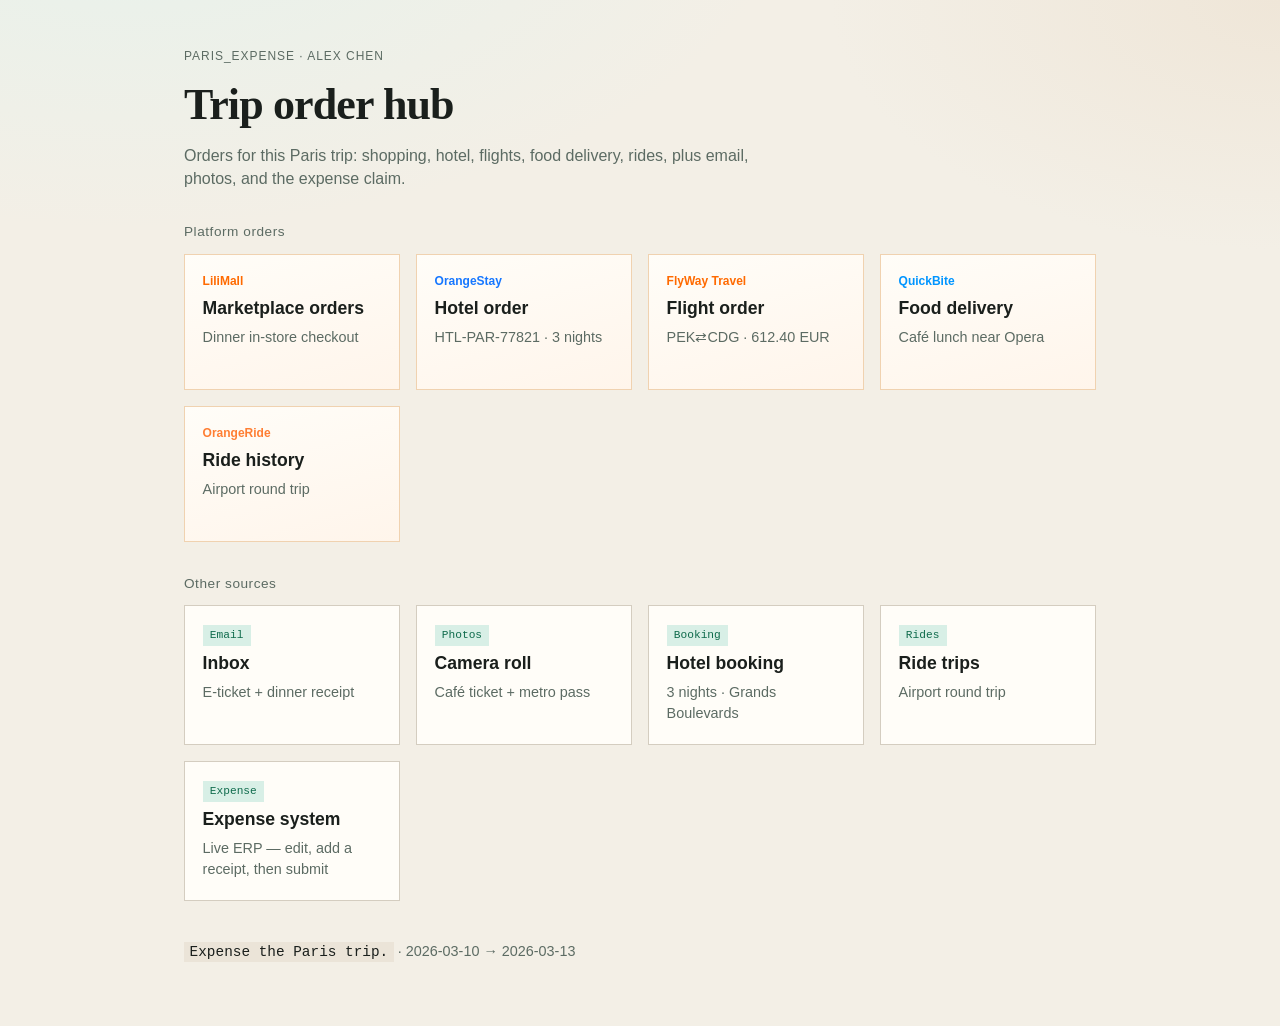
<file: examples/paris_expense_demo/web_mocks/index.html>
<!DOCTYPE html>
<html lang="en">
<head>
  <meta charset="utf-8" />
  <meta name="viewport" content="width=device-width, initial-scale=1" />
  <title>Trip order hub — Paris</title>
  <link rel="stylesheet" href="shared.css" />
  <link rel="stylesheet" href="platforms.css" />
</head>
<body class="hub">
  <header class="hub-header">
    <p class="eyebrow">paris_expense · Alex Chen</p>
    <h1>Trip order hub</h1>
    <p class="lede">
      Orders for this Paris trip: shopping, hotel, flights, food delivery, rides,
      plus email, photos, and the expense claim.
    </p>
  </header>

  <p class="hub-section">Platform orders</p>
  <nav class="hub-grid">
    <a class="hub-card rich" href="mall.html">
      <span class="brand-fake">LiliMall</span>
      <strong>Marketplace orders</strong>
      <span>Dinner in-store checkout</span>
    </a>
    <a class="hub-card rich" href="hotel.html">
      <span class="brand-fake" style="color:#1677ff">OrangeStay</span>
      <strong>Hotel order</strong>
      <span>HTL-PAR-77821 · 3 nights</span>
    </a>
    <a class="hub-card rich" href="travel.html">
      <span class="brand-fake">FlyWay Travel</span>
      <strong>Flight order</strong>
      <span>PEK⇄CDG · 612.40 EUR</span>
    </a>
    <a class="hub-card rich" href="food.html">
      <span class="brand-fake" style="color:#0095ff">QuickBite</span>
      <strong>Food delivery</strong>
      <span>Café lunch near Opera</span>
    </a>
    <a class="hub-card rich" href="ride_app.html">
      <span class="brand-fake" style="color:#ff7e33">OrangeRide</span>
      <strong>Ride history</strong>
      <span>Airport round trip</span>
    </a>
  </nav>

  <p class="hub-section">Other sources</p>
  <nav class="hub-grid">
    <a class="hub-card" href="email.html">
      <span class="app-tag">Email</span>
      <strong>Inbox</strong>
      <span>E-ticket + dinner receipt</span>
    </a>
    <a class="hub-card" href="photos.html">
      <span class="app-tag">Photos</span>
      <strong>Camera roll</strong>
      <span>Café ticket + metro pass</span>
    </a>
    <a class="hub-card" href="booking.html">
      <span class="app-tag">Booking</span>
      <strong>Hotel booking</strong>
      <span>3 nights · Grands Boulevards</span>
    </a>
    <a class="hub-card" href="rides.html">
      <span class="app-tag">Rides</span>
      <strong>Ride trips</strong>
      <span>Airport round trip</span>
    </a>
    <a class="hub-card" href="expense.html">
      <span class="app-tag">Expense</span>
      <strong>Expense system</strong>
      <span>Live ERP — edit, add a receipt, then submit</span>
    </a>
  </nav>

  <footer class="hub-foot">
    <code>Expense the Paris trip.</code>
    · 2026-03-10 → 2026-03-13
  </footer>
</body>
</html>
</file>
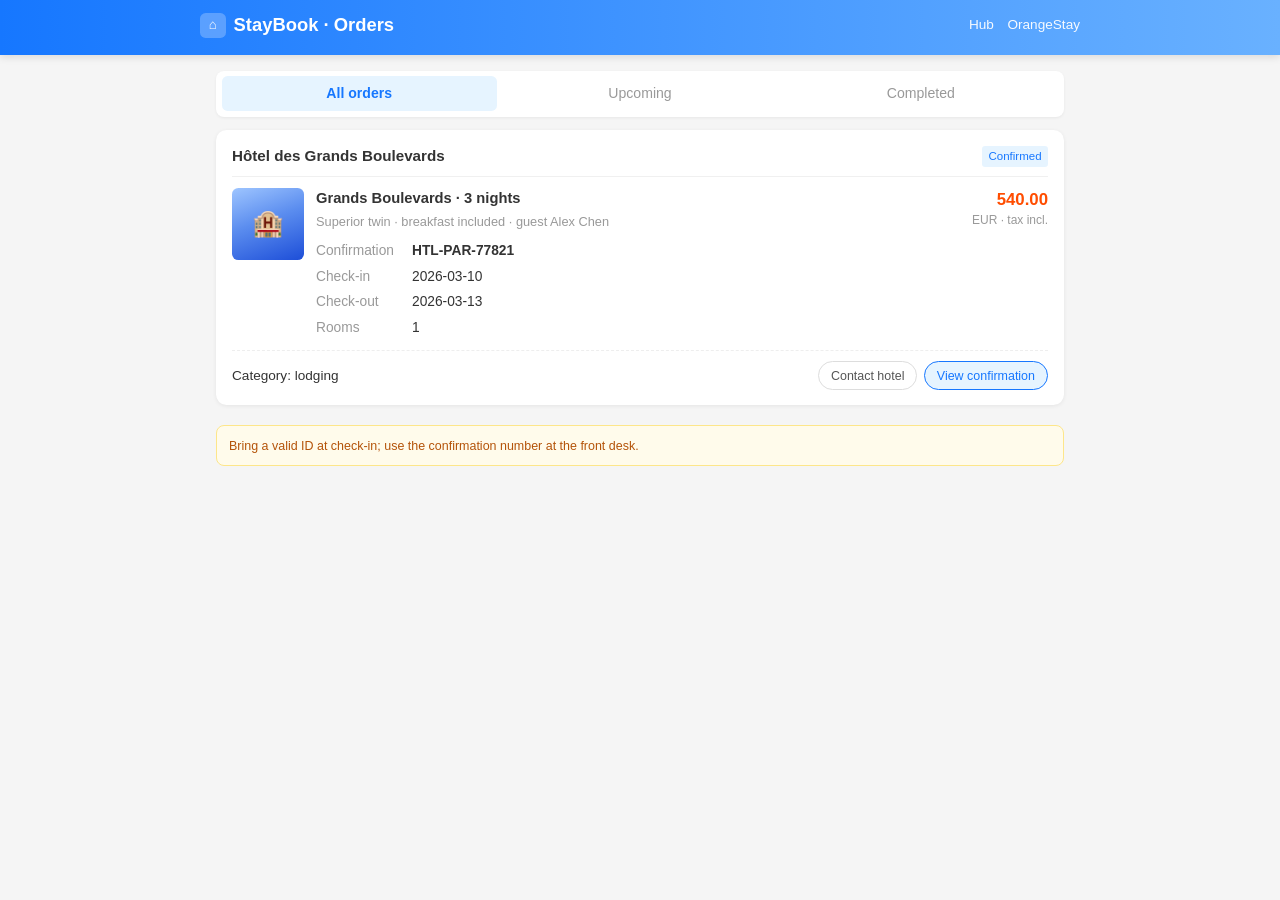
<file: examples/paris_expense_demo/web_mocks/booking.html>
<!DOCTYPE html>
<html lang="en">
<head>
  <meta charset="utf-8" />
  <meta name="viewport" content="width=device-width, initial-scale=1" />
  <title>Booking — hotel order</title>
  <link rel="stylesheet" href="shared.css" />
  <link rel="stylesheet" href="platforms.css" />
</head>
<body class="plat hotel-skin">
  <header class="plat-top hotel">
    <div class="plat-top-row">
      <div class="plat-logo"><span class="mark">⌂</span> StayBook · Orders</div>
      <nav class="plat-nav">
        <a href="index.html">Hub</a>
        <a href="hotel.html">OrangeStay</a>
      </nav>
    </div>
  </header>
  <main class="plat-wrap">
    <div class="plat-tabs"><span class="on">All orders</span><span>Upcoming</span><span>Completed</span></div>
    <article class="order-card">
      <div class="shop"><strong>Hôtel des Grands Boulevards</strong><span class="badge blue">Confirmed</span></div>
      <div class="goods">
        <div class="thumb hotel" data-emoji="🏨"></div>
        <div>
          <p class="title">Grands Boulevards · 3 nights</p>
          <p class="sub">Superior twin · breakfast included · guest Alex Chen</p>
          <div class="kv">
            <span>Confirmation</span><span><b>HTL-PAR-77821</b></span>
            <span>Check-in</span><span>2026-03-10</span>
            <span>Check-out</span><span>2026-03-13</span>
            <span>Rooms</span><span>1</span>
          </div>
        </div>
        <div class="price"><div class="now">540.00</div><div class="unit">EUR · tax incl.</div></div>
      </div>
      <div class="order-foot">
        <span>Category: lodging</span>
        <div class="actions"><span class="btn">Contact hotel</span><span class="btn primary-blue">View confirmation</span></div>
      </div>
    </article>
    <p class="plat-note">Bring a valid ID at check-in; use the confirmation number at the front desk.</p>
  </main>
</body>
</html>
</file>
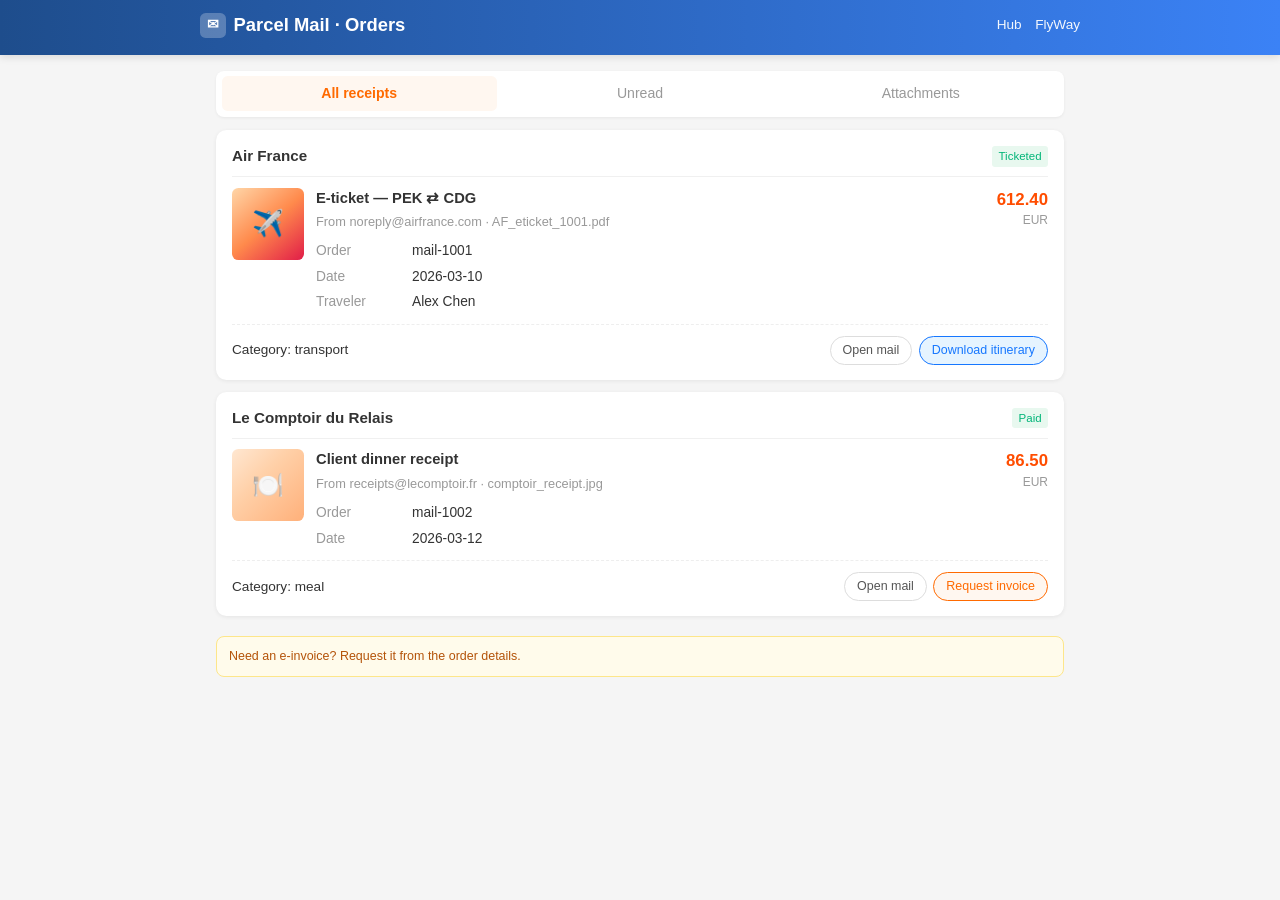
<file: examples/paris_expense_demo/web_mocks/email.html>
<!DOCTYPE html>
<html lang="en">
<head>
  <meta charset="utf-8" />
  <meta name="viewport" content="width=device-width, initial-scale=1" />
  <title>Email — receipt orders</title>
  <link rel="stylesheet" href="shared.css" />
  <link rel="stylesheet" href="platforms.css" />
</head>
<body class="plat">
  <header class="plat-top" style="background:linear-gradient(90deg,#1e4d8c,#3b82f6)">
    <div class="plat-top-row">
      <div class="plat-logo"><span class="mark">✉</span> Parcel Mail · Orders</div>
      <nav class="plat-nav">
        <a href="index.html">Hub</a>
        <a href="travel.html">FlyWay</a>
      </nav>
    </div>
  </header>
  <main class="plat-wrap">
    <div class="plat-tabs">
      <span class="on">All receipts</span>
      <span>Unread</span>
      <span>Attachments</span>
    </div>
    <article class="order-card">
      <div class="shop"><strong>Air France</strong><span class="badge ok">Ticketed</span></div>
      <div class="goods">
        <div class="thumb flight" data-emoji="✈️"></div>
        <div>
          <p class="title">E-ticket — PEK ⇄ CDG</p>
          <p class="sub">From noreply@airfrance.com · AF_eticket_1001.pdf</p>
          <div class="kv">
            <span>Order</span><span>mail-1001</span>
            <span>Date</span><span>2026-03-10</span>
            <span>Traveler</span><span>Alex Chen</span>
          </div>
        </div>
        <div class="price"><div class="now">612.40</div><div class="unit">EUR</div></div>
      </div>
      <div class="order-foot">
        <span>Category: transport</span>
        <div class="actions"><span class="btn">Open mail</span><span class="btn primary-blue">Download itinerary</span></div>
      </div>
    </article>
    <article class="order-card">
      <div class="shop"><strong>Le Comptoir du Relais</strong><span class="badge ok">Paid</span></div>
      <div class="goods">
        <div class="thumb" data-emoji="🍽️"></div>
        <div>
          <p class="title">Client dinner receipt</p>
          <p class="sub">From receipts@lecomptoir.fr · comptoir_receipt.jpg</p>
          <div class="kv">
            <span>Order</span><span>mail-1002</span>
            <span>Date</span><span>2026-03-12</span>
          </div>
        </div>
        <div class="price"><div class="now">86.50</div><div class="unit">EUR</div></div>
      </div>
      <div class="order-foot">
        <span>Category: meal</span>
        <div class="actions"><span class="btn">Open mail</span><span class="btn primary">Request invoice</span></div>
      </div>
    </article>
    <p class="plat-note">Need an e-invoice? Request it from the order details.</p>
  </main>
</body>
</html>
</file>
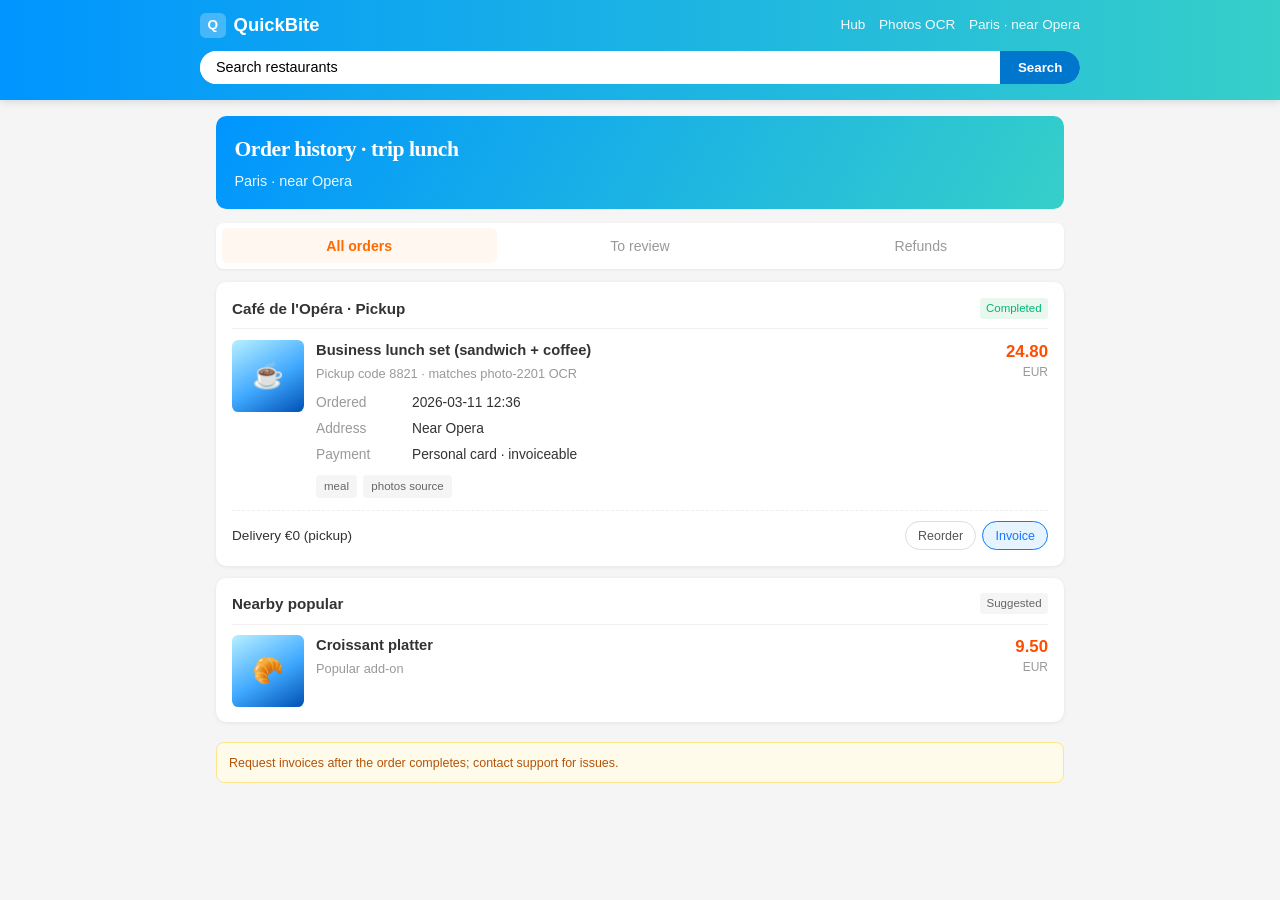
<file: examples/paris_expense_demo/web_mocks/food.html>
<!DOCTYPE html>
<html lang="en">
<head>
  <meta charset="utf-8" />
  <meta name="viewport" content="width=device-width, initial-scale=1" />
  <title>QuickBite — Food orders</title>
  <link rel="stylesheet" href="shared.css" />
  <link rel="stylesheet" href="platforms.css" />
</head>
<body class="plat">
  <header class="plat-top food">
    <div class="plat-top-row">
      <div class="plat-logo"><span class="mark">Q</span> QuickBite</div>
      <nav class="plat-nav"><a href="index.html">Hub</a><a href="photos.html">Photos OCR</a><span>Paris · near Opera</span></nav>
    </div>
    <div class="plat-search"><input value="Search restaurants" readonly /><button type="button">Search</button></div>
  </header>
  <main class="plat-wrap">
    <div class="hero-banner" style="background:linear-gradient(120deg,#0095ff,#36cfc9)">
      <h1>Order history · trip lunch</h1>
      <p>Paris · near Opera</p>
    </div>
    <div class="plat-tabs"><span class="on">All orders</span><span>To review</span><span>Refunds</span></div>
    <article class="order-card">
      <div class="shop"><strong>Café de l'Opéra · Pickup</strong><span class="badge ok">Completed</span></div>
      <div class="goods">
        <div class="thumb food" data-emoji="☕"></div>
        <div>
          <p class="title">Business lunch set (sandwich + coffee)</p>
          <p class="sub">Pickup code 8821 · matches photo-2201 OCR</p>
          <div class="kv">
            <span>Ordered</span><span>2026-03-11 12:36</span>
            <span>Address</span><span>Near Opera</span>
            <span>Payment</span><span>Personal card · invoiceable</span>
          </div>
          <div class="chip-row"><span class="chip">meal</span><span class="chip">photos source</span></div>
        </div>
        <div class="price"><div class="now">24.80</div><div class="unit">EUR</div></div>
      </div>
      <div class="order-foot">
        <span>Delivery €0 (pickup)</span>
        <div class="actions"><span class="btn">Reorder</span><span class="btn primary-blue">Invoice</span></div>
      </div>
    </article>
    <article class="order-card">
      <div class="shop"><strong>Nearby popular</strong><span class="badge gray">Suggested</span></div>
      <div class="goods">
        <div class="thumb food" data-emoji="🥐"></div>
        <div>
          <p class="title">Croissant platter</p>
          <p class="sub">Popular add-on</p>
        </div>
        <div class="price"><div class="now">9.50</div><div class="unit">EUR</div></div>
      </div>
    </article>
    <p class="plat-note">Request invoices after the order completes; contact support for issues.</p>
  </main>
</body>
</html>
</file>
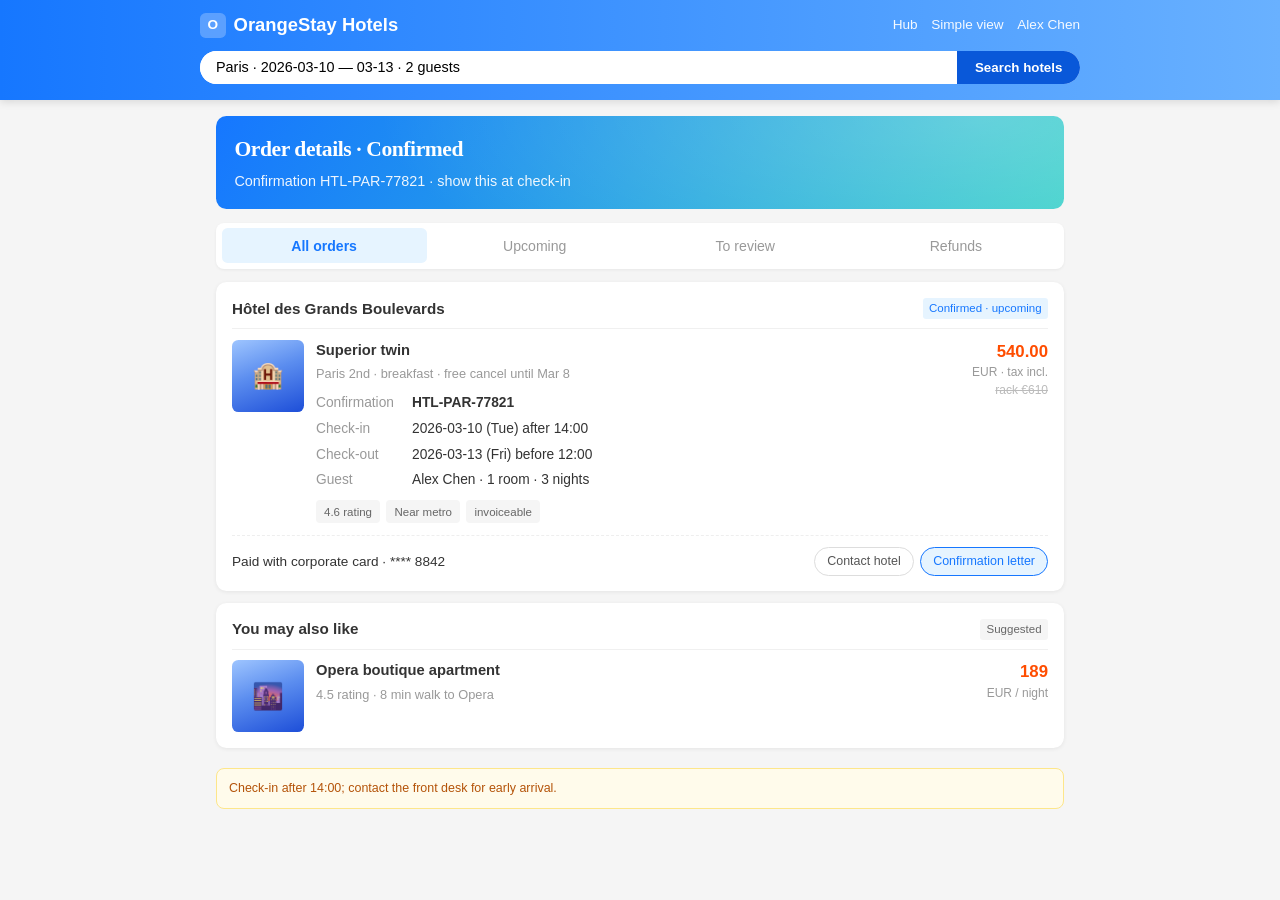
<file: examples/paris_expense_demo/web_mocks/hotel.html>
<!DOCTYPE html>
<html lang="en">
<head>
  <meta charset="utf-8" />
  <meta name="viewport" content="width=device-width, initial-scale=1" />
  <title>OrangeStay — Hotel order</title>
  <link rel="stylesheet" href="shared.css" />
  <link rel="stylesheet" href="platforms.css" />
</head>
<body class="plat hotel-skin">
  <header class="plat-top hotel">
    <div class="plat-top-row">
      <div class="plat-logo"><span class="mark">O</span> OrangeStay Hotels</div>
      <nav class="plat-nav"><a href="index.html">Hub</a><a href="booking.html">Simple view</a><span>Alex Chen</span></nav>
    </div>
    <div class="plat-search"><input value="Paris · 2026-03-10 — 03-13 · 2 guests" readonly /><button type="button">Search hotels</button></div>
  </header>
  <main class="plat-wrap">
    <div class="hero-banner hotel">
      <h1>Order details · Confirmed</h1>
      <p>Confirmation HTL-PAR-77821 · show this at check-in</p>
    </div>
    <div class="plat-tabs"><span class="on">All orders</span><span>Upcoming</span><span>To review</span><span>Refunds</span></div>
    <article class="order-card">
      <div class="shop"><strong>Hôtel des Grands Boulevards</strong><span class="badge blue">Confirmed · upcoming</span></div>
      <div class="goods">
        <div class="thumb hotel" data-emoji="🏨"></div>
        <div>
          <p class="title">Superior twin</p>
          <p class="sub">Paris 2nd · breakfast · free cancel until Mar 8</p>
          <div class="kv">
            <span>Confirmation</span><span><b>HTL-PAR-77821</b></span>
            <span>Check-in</span><span>2026-03-10 (Tue) after 14:00</span>
            <span>Check-out</span><span>2026-03-13 (Fri) before 12:00</span>
            <span>Guest</span><span>Alex Chen · 1 room · 3 nights</span>
          </div>
          <div class="chip-row"><span class="chip">4.6 rating</span><span class="chip">Near metro</span><span class="chip">invoiceable</span></div>
        </div>
        <div class="price"><div class="now">540.00</div><div class="unit">EUR · tax incl.</div><div class="old">rack €610</div></div>
      </div>
      <div class="order-foot">
        <span>Paid with corporate card · **** 8842</span>
        <div class="actions"><span class="btn">Contact hotel</span><span class="btn primary-blue">Confirmation letter</span></div>
      </div>
    </article>
    <article class="order-card">
      <div class="shop"><strong>You may also like</strong><span class="badge gray">Suggested</span></div>
      <div class="goods">
        <div class="thumb hotel" data-emoji="🌆"></div>
        <div>
          <p class="title">Opera boutique apartment</p>
          <p class="sub">4.5 rating · 8 min walk to Opera</p>
        </div>
        <div class="price"><div class="now">189</div><div class="unit">EUR / night</div></div>
      </div>
    </article>
    <p class="plat-note">Check-in after 14:00; contact the front desk for early arrival.</p>
  </main>
</body>
</html>
</file>
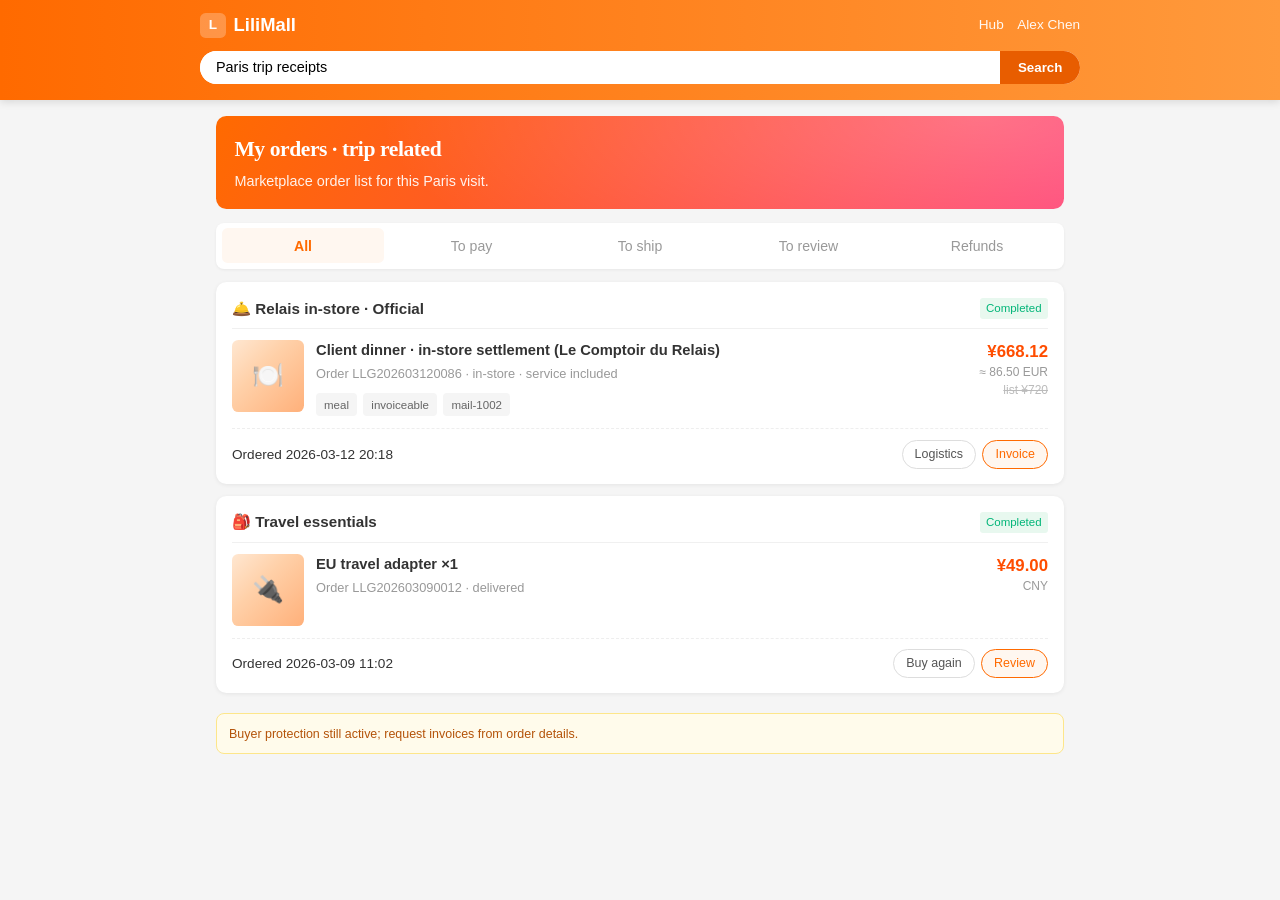
<file: examples/paris_expense_demo/web_mocks/mall.html>
<!DOCTYPE html>
<html lang="en">
<head>
  <meta charset="utf-8" />
  <meta name="viewport" content="width=device-width, initial-scale=1" />
  <title>LiliMall — My orders</title>
  <link rel="stylesheet" href="shared.css" />
  <link rel="stylesheet" href="platforms.css" />
</head>
<body class="plat">
  <header class="plat-top">
    <div class="plat-top-row">
      <div class="plat-logo"><span class="mark">L</span> LiliMall</div>
      <nav class="plat-nav"><a href="index.html">Hub</a><span>Alex Chen</span></nav>
    </div>
    <div class="plat-search"><input value="Paris trip receipts" readonly /><button type="button">Search</button></div>
  </header>
  <main class="plat-wrap">
    <div class="hero-banner">
      <h1>My orders · trip related</h1>
      <p>Marketplace order list for this Paris visit.</p>
    </div>
    <div class="plat-tabs">
      <span class="on">All</span><span>To pay</span><span>To ship</span><span>To review</span><span>Refunds</span>
    </div>
    <article class="order-card">
      <div class="shop"><strong>🛎️ Relais in-store · Official</strong><span class="badge ok">Completed</span></div>
      <div class="goods">
        <div class="thumb" data-emoji="🍽️"></div>
        <div>
          <p class="title">Client dinner · in-store settlement (Le Comptoir du Relais)</p>
          <p class="sub">Order LLG202603120086 · in-store · service included</p>
          <div class="chip-row"><span class="chip">meal</span><span class="chip">invoiceable</span><span class="chip">mail-1002</span></div>
        </div>
        <div class="price"><div class="now">¥668.12</div><div class="unit">≈ 86.50 EUR</div><div class="old">list ¥720</div></div>
      </div>
      <div class="order-foot">
        <span>Ordered 2026-03-12 20:18</span>
        <div class="actions"><span class="btn">Logistics</span><span class="btn primary">Invoice</span></div>
      </div>
    </article>
    <article class="order-card">
      <div class="shop"><strong>🎒 Travel essentials</strong><span class="badge ok">Completed</span></div>
      <div class="goods">
        <div class="thumb" data-emoji="🔌"></div>
        <div>
          <p class="title">EU travel adapter ×1</p>
          <p class="sub">Order LLG202603090012 · delivered</p>
        </div>
        <div class="price"><div class="now">¥49.00</div><div class="unit">CNY</div></div>
      </div>
      <div class="order-foot">
        <span>Ordered 2026-03-09 11:02</span>
        <div class="actions"><span class="btn">Buy again</span><span class="btn primary">Review</span></div>
      </div>
    </article>
    <p class="plat-note">Buyer protection still active; request invoices from order details.</p>
  </main>
</body>
</html>
</file>
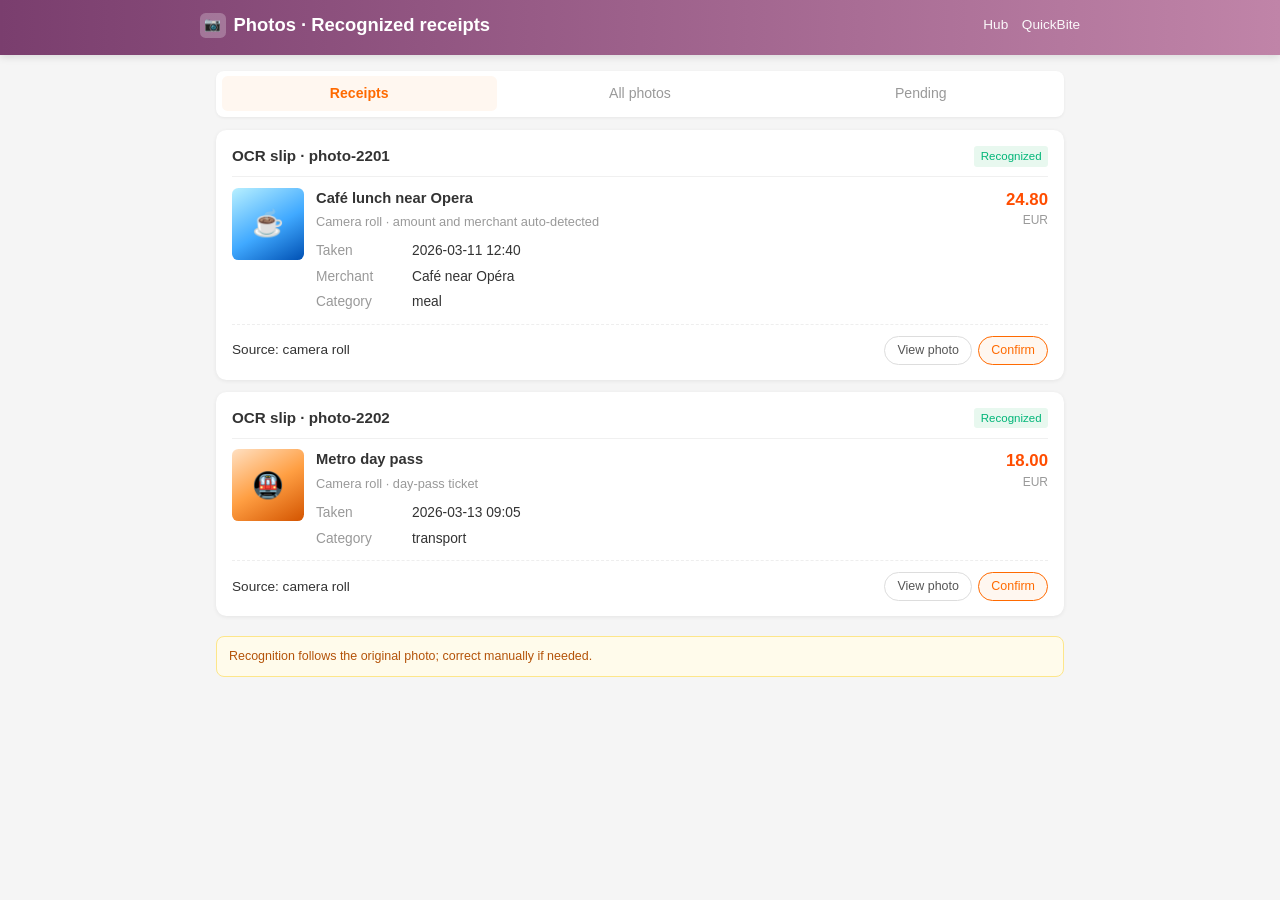
<file: examples/paris_expense_demo/web_mocks/photos.html>
<!DOCTYPE html>
<html lang="en">
<head>
  <meta charset="utf-8" />
  <meta name="viewport" content="width=device-width, initial-scale=1" />
  <title>Photos — OCR receipt orders</title>
  <link rel="stylesheet" href="shared.css" />
  <link rel="stylesheet" href="platforms.css" />
</head>
<body class="plat">
  <header class="plat-top" style="background:linear-gradient(90deg,#7a3e6e,#c084a8)">
    <div class="plat-top-row">
      <div class="plat-logo"><span class="mark">📷</span> Photos · Recognized receipts</div>
      <nav class="plat-nav">
        <a href="index.html">Hub</a>
        <a href="food.html">QuickBite</a>
      </nav>
    </div>
  </header>
  <main class="plat-wrap">
    <div class="plat-tabs"><span class="on">Receipts</span><span>All photos</span><span>Pending</span></div>
    <article class="order-card">
      <div class="shop"><strong>OCR slip · photo-2201</strong><span class="badge ok">Recognized</span></div>
      <div class="goods">
        <div class="thumb food" data-emoji="☕"></div>
        <div>
          <p class="title">Café lunch near Opera</p>
          <p class="sub">Camera roll · amount and merchant auto-detected</p>
          <div class="kv">
            <span>Taken</span><span>2026-03-11 12:40</span>
            <span>Merchant</span><span>Café near Opéra</span>
            <span>Category</span><span>meal</span>
          </div>
        </div>
        <div class="price"><div class="now">24.80</div><div class="unit">EUR</div></div>
      </div>
      <div class="order-foot">
        <span>Source: camera roll</span>
        <div class="actions"><span class="btn">View photo</span><span class="btn primary">Confirm</span></div>
      </div>
    </article>
    <article class="order-card">
      <div class="shop"><strong>OCR slip · photo-2202</strong><span class="badge ok">Recognized</span></div>
      <div class="goods">
        <div class="thumb ride" data-emoji="🚇"></div>
        <div>
          <p class="title">Metro day pass</p>
          <p class="sub">Camera roll · day-pass ticket</p>
          <div class="kv">
            <span>Taken</span><span>2026-03-13 09:05</span>
            <span>Category</span><span>transport</span>
          </div>
        </div>
        <div class="price"><div class="now">18.00</div><div class="unit">EUR</div></div>
      </div>
      <div class="order-foot">
        <span>Source: camera roll</span>
        <div class="actions"><span class="btn">View photo</span><span class="btn primary">Confirm</span></div>
      </div>
    </article>
    <p class="plat-note">Recognition follows the original photo; correct manually if needed.</p>
  </main>
</body>
</html>
</file>
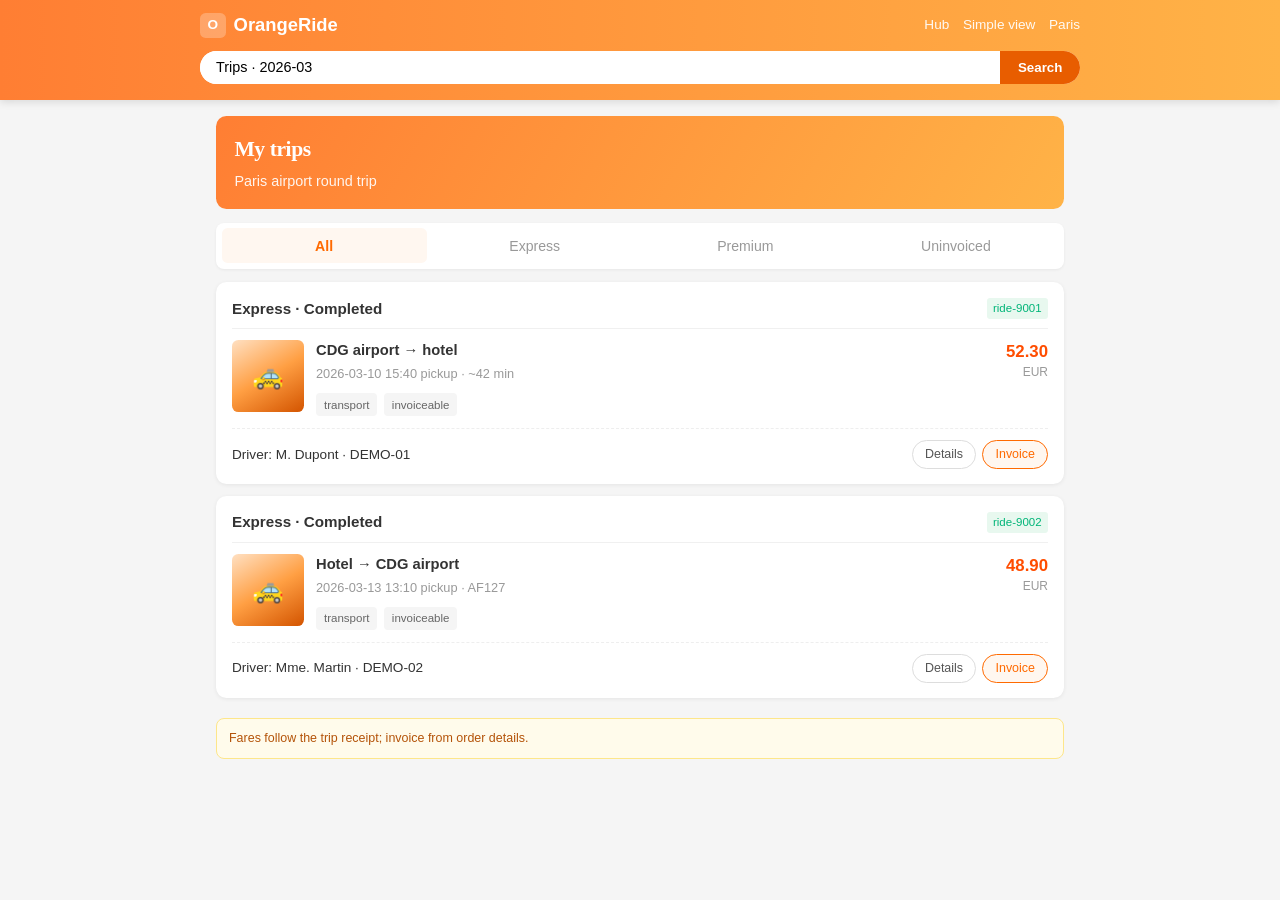
<file: examples/paris_expense_demo/web_mocks/ride_app.html>
<!DOCTYPE html>
<html lang="en">
<head>
  <meta charset="utf-8" />
  <meta name="viewport" content="width=device-width, initial-scale=1" />
  <title>OrangeRide — Trips</title>
  <link rel="stylesheet" href="shared.css" />
  <link rel="stylesheet" href="platforms.css" />
</head>
<body class="plat">
  <header class="plat-top ride">
    <div class="plat-top-row">
      <div class="plat-logo"><span class="mark">O</span> OrangeRide</div>
      <nav class="plat-nav"><a href="index.html">Hub</a><a href="rides.html">Simple view</a><span>Paris</span></nav>
    </div>
    <div class="plat-search"><input value="Trips · 2026-03" readonly /><button type="button">Search</button></div>
  </header>
  <main class="plat-wrap">
    <div class="hero-banner" style="background:linear-gradient(120deg,#ff7e33,#ffb347)">
      <h1>My trips</h1>
      <p>Paris airport round trip</p>
    </div>
    <div class="plat-tabs"><span class="on">All</span><span>Express</span><span>Premium</span><span>Uninvoiced</span></div>
    <article class="order-card">
      <div class="shop"><strong>Express · Completed</strong><span class="badge ok">ride-9001</span></div>
      <div class="goods">
        <div class="thumb ride" data-emoji="🚕"></div>
        <div>
          <p class="title">CDG airport → hotel</p>
          <p class="sub">2026-03-10 15:40 pickup · ~42 min</p>
          <div class="chip-row"><span class="chip">transport</span><span class="chip">invoiceable</span></div>
        </div>
        <div class="price"><div class="now">52.30</div><div class="unit">EUR</div></div>
      </div>
      <div class="order-foot">
        <span>Driver: M. Dupont · DEMO-01</span>
        <div class="actions"><span class="btn">Details</span><span class="btn primary">Invoice</span></div>
      </div>
    </article>
    <article class="order-card">
      <div class="shop"><strong>Express · Completed</strong><span class="badge ok">ride-9002</span></div>
      <div class="goods">
        <div class="thumb ride" data-emoji="🚕"></div>
        <div>
          <p class="title">Hotel → CDG airport</p>
          <p class="sub">2026-03-13 13:10 pickup · AF127</p>
          <div class="chip-row"><span class="chip">transport</span><span class="chip">invoiceable</span></div>
        </div>
        <div class="price"><div class="now">48.90</div><div class="unit">EUR</div></div>
      </div>
      <div class="order-foot">
        <span>Driver: Mme. Martin · DEMO-02</span>
        <div class="actions"><span class="btn">Details</span><span class="btn primary">Invoice</span></div>
      </div>
    </article>
    <p class="plat-note">Fares follow the trip receipt; invoice from order details.</p>
  </main>
</body>
</html>
</file>
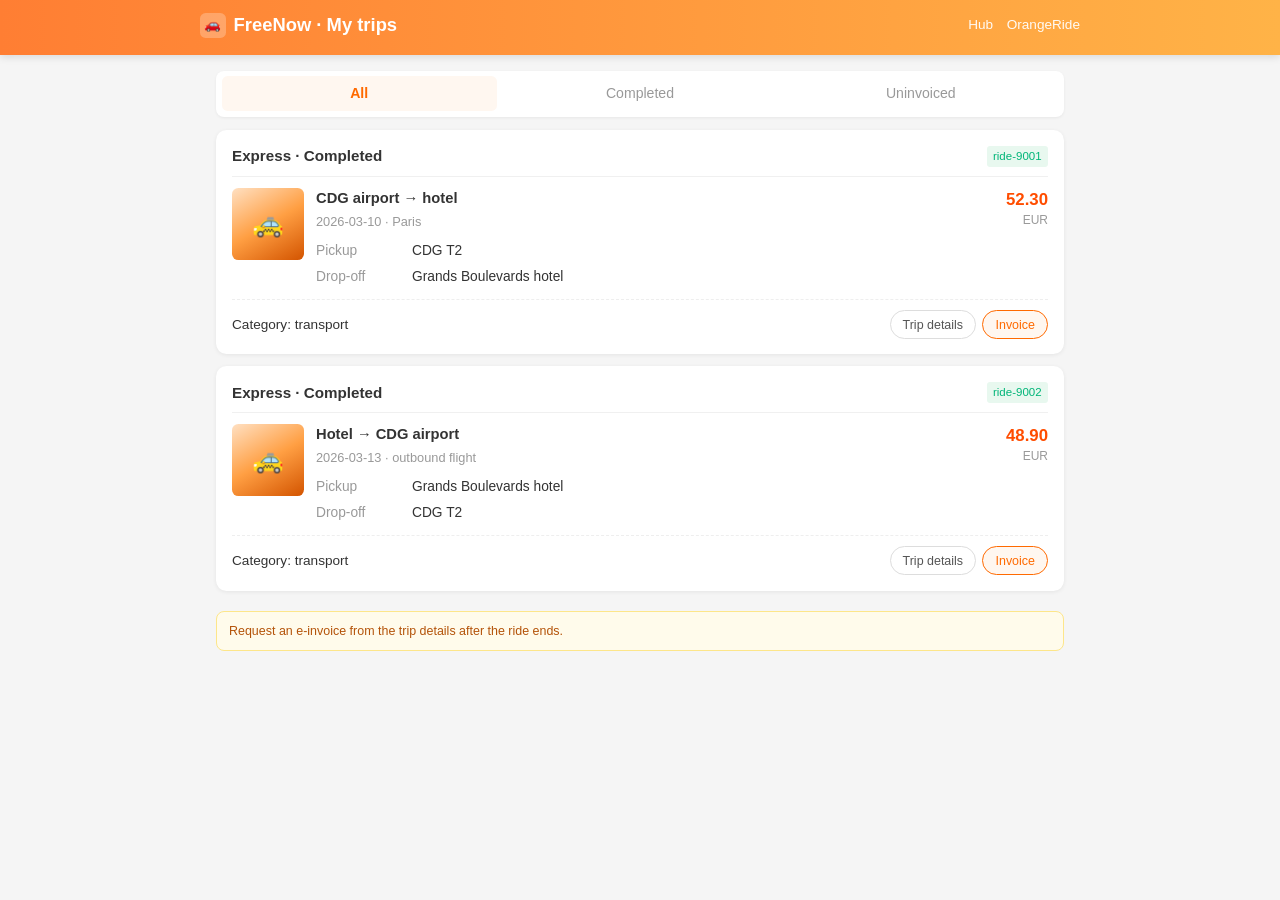
<file: examples/paris_expense_demo/web_mocks/rides.html>
<!DOCTYPE html>
<html lang="en">
<head>
  <meta charset="utf-8" />
  <meta name="viewport" content="width=device-width, initial-scale=1" />
  <title>Rides — trip orders</title>
  <link rel="stylesheet" href="shared.css" />
  <link rel="stylesheet" href="platforms.css" />
</head>
<body class="plat">
  <header class="plat-top ride">
    <div class="plat-top-row">
      <div class="plat-logo"><span class="mark">🚗</span> FreeNow · My trips</div>
      <nav class="plat-nav">
        <a href="index.html">Hub</a>
        <a href="ride_app.html">OrangeRide</a>
      </nav>
    </div>
  </header>
  <main class="plat-wrap">
    <div class="plat-tabs"><span class="on">All</span><span>Completed</span><span>Uninvoiced</span></div>
    <article class="order-card">
      <div class="shop"><strong>Express · Completed</strong><span class="badge ok">ride-9001</span></div>
      <div class="goods">
        <div class="thumb ride" data-emoji="🚕"></div>
        <div>
          <p class="title">CDG airport → hotel</p>
          <p class="sub">2026-03-10 · Paris</p>
          <div class="kv">
            <span>Pickup</span><span>CDG T2</span>
            <span>Drop-off</span><span>Grands Boulevards hotel</span>
          </div>
        </div>
        <div class="price"><div class="now">52.30</div><div class="unit">EUR</div></div>
      </div>
      <div class="order-foot">
        <span>Category: transport</span>
        <div class="actions"><span class="btn">Trip details</span><span class="btn primary">Invoice</span></div>
      </div>
    </article>
    <article class="order-card">
      <div class="shop"><strong>Express · Completed</strong><span class="badge ok">ride-9002</span></div>
      <div class="goods">
        <div class="thumb ride" data-emoji="🚕"></div>
        <div>
          <p class="title">Hotel → CDG airport</p>
          <p class="sub">2026-03-13 · outbound flight</p>
          <div class="kv">
            <span>Pickup</span><span>Grands Boulevards hotel</span>
            <span>Drop-off</span><span>CDG T2</span>
          </div>
        </div>
        <div class="price"><div class="now">48.90</div><div class="unit">EUR</div></div>
      </div>
      <div class="order-foot">
        <span>Category: transport</span>
        <div class="actions"><span class="btn">Trip details</span><span class="btn primary">Invoice</span></div>
      </div>
    </article>
    <p class="plat-note">Request an e-invoice from the trip details after the ride ends.</p>
  </main>
</body>
</html>
</file>
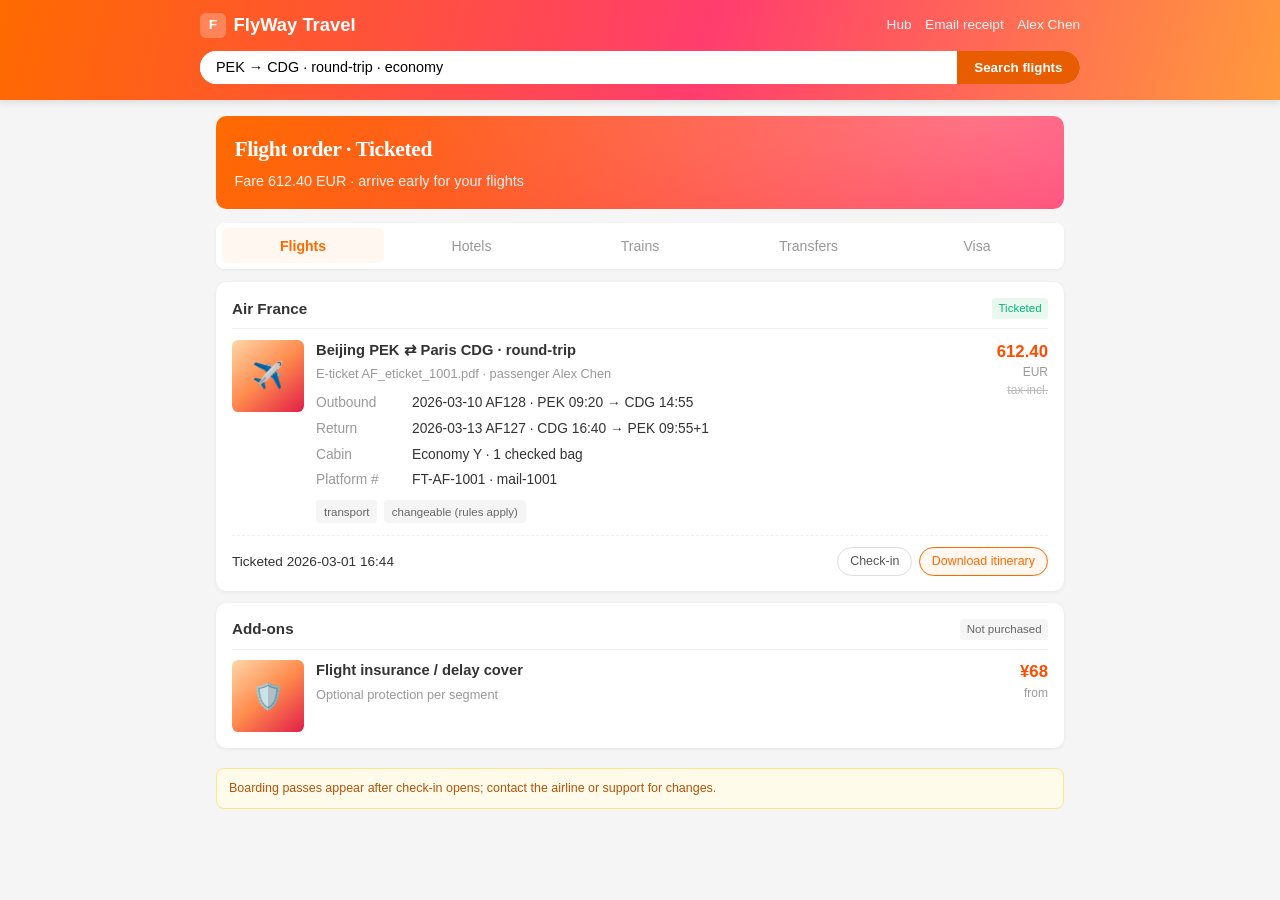
<file: examples/paris_expense_demo/web_mocks/travel.html>
<!DOCTYPE html>
<html lang="en">
<head>
  <meta charset="utf-8" />
  <meta name="viewport" content="width=device-width, initial-scale=1" />
  <title>FlyWay Travel — Flight order</title>
  <link rel="stylesheet" href="shared.css" />
  <link rel="stylesheet" href="platforms.css" />
</head>
<body class="plat">
  <header class="plat-top flight">
    <div class="plat-top-row">
      <div class="plat-logo"><span class="mark">F</span> FlyWay Travel</div>
      <nav class="plat-nav"><a href="index.html">Hub</a><a href="email.html">Email receipt</a><span>Alex Chen</span></nav>
    </div>
    <div class="plat-search"><input value="PEK → CDG · round-trip · economy" readonly /><button type="button">Search flights</button></div>
  </header>
  <main class="plat-wrap">
    <div class="hero-banner">
      <h1>Flight order · Ticketed</h1>
      <p>Fare 612.40 EUR · arrive early for your flights</p>
    </div>
    <div class="plat-tabs"><span class="on">Flights</span><span>Hotels</span><span>Trains</span><span>Transfers</span><span>Visa</span></div>
    <article class="order-card">
      <div class="shop"><strong>Air France</strong><span class="badge ok">Ticketed</span></div>
      <div class="goods">
        <div class="thumb flight" data-emoji="✈️"></div>
        <div>
          <p class="title">Beijing PEK ⇄ Paris CDG · round-trip</p>
          <p class="sub">E-ticket AF_eticket_1001.pdf · passenger Alex Chen</p>
          <div class="kv">
            <span>Outbound</span><span>2026-03-10 AF128 · PEK 09:20 → CDG 14:55</span>
            <span>Return</span><span>2026-03-13 AF127 · CDG 16:40 → PEK 09:55+1</span>
            <span>Cabin</span><span>Economy Y · 1 checked bag</span>
            <span>Platform #</span><span>FT-AF-1001 · mail-1001</span>
          </div>
          <div class="chip-row"><span class="chip">transport</span><span class="chip">changeable (rules apply)</span></div>
        </div>
        <div class="price"><div class="now">612.40</div><div class="unit">EUR</div><div class="old">tax incl.</div></div>
      </div>
      <div class="order-foot">
        <span>Ticketed 2026-03-01 16:44</span>
        <div class="actions"><span class="btn">Check-in</span><span class="btn primary">Download itinerary</span></div>
      </div>
    </article>
    <article class="order-card">
      <div class="shop"><strong>Add-ons</strong><span class="badge gray">Not purchased</span></div>
      <div class="goods">
        <div class="thumb flight" data-emoji="🛡️"></div>
        <div>
          <p class="title">Flight insurance / delay cover</p>
          <p class="sub">Optional protection per segment</p>
        </div>
        <div class="price"><div class="now">¥68</div><div class="unit">from</div></div>
      </div>
    </article>
    <p class="plat-note">Boarding passes appear after check-in opens; contact the airline or support for changes.</p>
  </main>
</body>
</html>
</file>
<file: examples/paris_expense_demo/web_mocks/shared.css>
:root {
  --ink: #1a1f1c;
  --muted: #5c6b63;
  --paper: #f3efe6;
  --panel: #fffdf8;
  --line: #d4cdc0;
  --accent: #0f6b4c;
  --accent-soft: #d8efe6;
  --warn: #8a4b12;
  --email: #1e4d8c;
  --photos: #7a3e6e;
  --booking: #0f6b4c;
  --rides: #9a3412;
  --expense: #374151;
  --display: "Iowan Old Style", "Palatino Linotype", Palatino, Georgia, serif;
  --sans: "Avenir Next", "Segoe UI", "Helvetica Neue", sans-serif;
  --mono: "IBM Plex Mono", "SF Mono", ui-monospace, monospace;
}

* { box-sizing: border-box; }
html, body { margin: 0; padding: 0; }
body {
  font-family: var(--sans);
  color: var(--ink);
  background:
    radial-gradient(1200px 600px at 10% -10%, #e7f2ec 0%, transparent 55%),
    radial-gradient(900px 500px at 100% 0%, #efe6d8 0%, transparent 50%),
    var(--paper);
  min-height: 100vh;
  line-height: 1.45;
}

a { color: inherit; text-decoration: none; }
.eyebrow {
  font-size: 0.75rem;
  letter-spacing: 0.08em;
  text-transform: uppercase;
  color: var(--muted);
  margin: 0 0 0.5rem;
}
h1, h2 {
  font-family: var(--display);
  font-weight: 600;
  letter-spacing: -0.02em;
  margin: 0 0 0.4rem;
}
.lede { color: var(--muted); max-width: 36rem; margin: 0; }

.hub { padding: 3rem 1.5rem 4rem; max-width: 960px; margin: 0 auto; }
.hub-header { margin-bottom: 2rem; }
.hub-header h1 { font-size: clamp(2rem, 4vw, 2.75rem); }
.hub-grid {
  display: grid;
  grid-template-columns: repeat(auto-fill, minmax(200px, 1fr));
  gap: 1rem;
}
.hub-card {
  background: var(--panel);
  border: 1px solid var(--line);
  padding: 1.15rem 1.1rem 1.25rem;
  display: flex;
  flex-direction: column;
  gap: 0.35rem;
  min-height: 8.5rem;
  transition: transform 120ms ease, border-color 120ms ease;
}
.hub-card:hover {
  transform: translateY(-2px);
  border-color: var(--accent);
}
.hub-card strong { font-size: 1.1rem; }
.hub-card span:last-child { color: var(--muted); font-size: 0.9rem; }
.app-tag {
  align-self: flex-start;
  font-family: var(--mono);
  font-size: 0.7rem;
  padding: 0.15rem 0.45rem;
  background: var(--accent-soft);
  color: var(--accent);
}
.hub-foot {
  margin-top: 2.5rem;
  color: var(--muted);
  font-size: 0.9rem;
}
.hub-foot code {
  font-family: var(--mono);
  color: var(--ink);
  background: #ebe4d8;
  padding: 0.1rem 0.35rem;
}

.app-shell { max-width: 820px; margin: 0 auto; padding: 1.25rem 1.25rem 3rem; }
.app-top {
  display: flex;
  align-items: center;
  justify-content: space-between;
  gap: 1rem;
  margin-bottom: 1.25rem;
  padding-bottom: 0.85rem;
  border-bottom: 1px solid var(--line);
}
.app-brand { display: flex; flex-direction: column; gap: 0.15rem; }
.app-brand .name { font-family: var(--display); font-size: 1.35rem; }
.back {
  font-size: 0.85rem;
  color: var(--muted);
  border: 1px solid var(--line);
  padding: 0.35rem 0.65rem;
  background: var(--panel);
}
.back:hover { border-color: var(--ink); color: var(--ink); }

.panel {
  background: var(--panel);
  border: 1px solid var(--line);
  padding: 1rem 1.1rem;
  margin-bottom: 0.85rem;
}
.panel h2 { font-size: 1.05rem; }
.meta {
  display: flex;
  flex-wrap: wrap;
  gap: 0.5rem 1rem;
  color: var(--muted);
  font-size: 0.85rem;
  margin: 0.35rem 0 0.75rem;
}
.meta b { color: var(--ink); font-weight: 600; }

.row {
  display: grid;
  grid-template-columns: 1fr auto;
  gap: 0.75rem;
  align-items: start;
  padding: 0.75rem 0;
  border-top: 1px dashed var(--line);
}
.row:first-of-type { border-top: none; padding-top: 0; }
.amount {
  font-family: var(--mono);
  font-size: 0.95rem;
  white-space: nowrap;
}
.pill {
  display: inline-block;
  font-size: 0.7rem;
  font-family: var(--mono);
  padding: 0.12rem 0.4rem;
  border: 1px solid var(--line);
  color: var(--muted);
  margin-right: 0.35rem;
}
.fake-note {
  margin-top: 1.5rem;
  font-size: 0.8rem;
  color: var(--warn);
}

/* per-app accent bars */
body[data-app="email"] .app-top { border-bottom-color: color-mix(in srgb, var(--email) 45%, var(--line)); }
body[data-app="email"] .app-brand .name { color: var(--email); }
body[data-app="photos"] .app-brand .name { color: var(--photos); }
body[data-app="booking"] .app-brand .name { color: var(--booking); }
body[data-app="rides"] .app-brand .name { color: var(--rides); }
body[data-app="expense"] .app-brand .name { color: var(--expense); }

.photo-grid {
  display: grid;
  grid-template-columns: 1fr 1fr;
  gap: 0.85rem;
}
@media (max-width: 560px) {
  .photo-grid { grid-template-columns: 1fr; }
}
.photo-tile {
  border: 1px solid var(--line);
  background: #ece7dc;
  min-height: 160px;
  display: flex;
  flex-direction: column;
  justify-content: flex-end;
  padding: 0.85rem;
  position: relative;
  overflow: hidden;
}
.photo-tile::before {
  content: "";
  position: absolute;
  inset: 0;
  opacity: 0.55;
  background:
    linear-gradient(160deg, transparent 30%, rgba(0,0,0,0.25)),
    repeating-linear-gradient(-18deg, #d9d0c0 0 8px, #cfc5b3 8px 16px);
}
.photo-tile > * { position: relative; }
.photo-tile .caption { font-size: 0.9rem; }
.photo-tile .amount { margin-top: 0.25rem; }

.status-ok {
  display: inline-block;
  background: var(--accent-soft);
  color: var(--accent);
  font-family: var(--mono);
  font-size: 0.75rem;
  padding: 0.2rem 0.45rem;
}
</file>
<file: examples/paris_expense_demo/web_mocks/platforms.css>
/* Platform skins for richer demo pages (parody brands, not real trademarks). */

.plat {
  --p-orange: #ff6a00;
  --p-orange-d: #e85d00;
  --p-bg: #f5f5f5;
  --p-card: #fff;
  --p-text: #333;
  --p-muted: #999;
  --p-green: #00b578;
  font-family: "PingFang SC", "Hiragino Sans GB", "Microsoft YaHei", sans-serif;
  background: var(--p-bg);
  color: var(--p-text);
  min-height: 100vh;
  margin: 0;
}

.plat a { color: inherit; text-decoration: none; }

.plat-top {
  background: linear-gradient(90deg, var(--p-orange), #ff9a3c);
  color: #fff;
  padding: 0.75rem 1rem 1rem;
  position: sticky;
  top: 0;
  z-index: 5;
  box-shadow: 0 2px 8px rgba(0,0,0,.12);
}
.plat-top.hotel { background: linear-gradient(90deg, #1677ff, #69b1ff); }
.plat-top.flight { background: linear-gradient(105deg, #ff6a00 0%, #ff3d6e 55%, #ff9a3c 100%); }
.plat-top.food { background: linear-gradient(90deg, #0095ff, #36cfc9); }
.plat-top.ride { background: linear-gradient(90deg, #ff7e33, #ffb347); }

.plat-top-row {
  display: flex;
  align-items: center;
  justify-content: space-between;
  gap: 0.75rem;
  max-width: 880px;
  margin: 0 auto;
}
.plat-logo {
  display: flex;
  align-items: center;
  gap: 0.5rem;
  font-weight: 700;
  font-size: 1.15rem;
}
.plat-logo .mark {
  width: 1.6rem;
  height: 1.6rem;
  border-radius: 0.35rem;
  background: rgba(255,255,255,.25);
  display: grid;
  place-items: center;
  font-size: 0.85rem;
}
.plat-nav {
  display: flex;
  gap: 0.85rem;
  font-size: 0.85rem;
  opacity: 0.95;
}
.plat-nav a:hover { text-decoration: underline; }
.plat-search {
  max-width: 880px;
  margin: 0.75rem auto 0;
  display: flex;
  background: #fff;
  border-radius: 999px;
  overflow: hidden;
}
.plat-search input {
  flex: 1;
  border: 0;
  padding: 0.55rem 1rem;
  font-size: 0.9rem;
  outline: none;
}
.plat-search button {
  border: 0;
  background: var(--p-orange-d);
  color: #fff;
  padding: 0 1.1rem;
  font-weight: 600;
  cursor: default;
}
.plat-top.hotel .plat-search button { background: #0958d9; }
.plat-top.food .plat-search button { background: #0077cc; }

.plat-wrap {
  max-width: 880px;
  margin: 0 auto;
  padding: 1rem 1rem 3rem;
}

.plat-tabs {
  display: flex;
  gap: 0.35rem;
  background: var(--p-card);
  border-radius: 0.5rem;
  padding: 0.35rem;
  margin-bottom: 0.85rem;
  box-shadow: 0 1px 3px rgba(0,0,0,.06);
}
.plat-tabs span {
  flex: 1;
  text-align: center;
  padding: 0.45rem;
  border-radius: 0.35rem;
  font-size: 0.88rem;
  color: var(--p-muted);
}
.plat-tabs .on {
  background: #fff7f0;
  color: var(--p-orange);
  font-weight: 600;
}
body.hotel-skin .plat-tabs .on {
  background: #e6f4ff;
  color: #1677ff;
}

.order-card {
  background: var(--p-card);
  border-radius: 0.65rem;
  padding: 0.95rem 1rem;
  margin-bottom: 0.75rem;
  box-shadow: 0 1px 4px rgba(0,0,0,.07);
}
.order-card .shop {
  display: flex;
  align-items: center;
  justify-content: space-between;
  font-size: 0.9rem;
  padding-bottom: 0.55rem;
  border-bottom: 1px solid #f0f0f0;
  margin-bottom: 0.65rem;
}
.order-card .shop strong { font-size: 0.95rem; }
.badge {
  font-size: 0.72rem;
  padding: 0.12rem 0.4rem;
  border-radius: 0.2rem;
  background: #fff1e6;
  color: var(--p-orange);
}
.badge.ok { background: #e8f8ef; color: var(--p-green); }
.badge.blue { background: #e6f4ff; color: #1677ff; }
.badge.gray { background: #f5f5f5; color: #666; }

.goods {
  display: grid;
  grid-template-columns: 72px 1fr auto;
  gap: 0.75rem;
  align-items: start;
}
.thumb {
  width: 72px;
  height: 72px;
  border-radius: 0.4rem;
  background: linear-gradient(135deg, #ffe7d1, #ffd0a8 40%, #ffb07a);
  position: relative;
  overflow: hidden;
}
.thumb.hotel { background: linear-gradient(160deg, #9ec5ff, #5b8def 45%, #1d4ed8); }
.thumb.flight { background: linear-gradient(140deg, #ffd6a8, #ff8a4c 50%, #e11d48); }
.thumb.food { background: linear-gradient(150deg, #b8f0ff, #40a9ff 55%, #0050b3); }
.thumb.ride { background: linear-gradient(150deg, #ffe0c2, #ff9f43 50%, #d35400); }
.thumb::after {
  content: attr(data-emoji);
  position: absolute;
  inset: 0;
  display: grid;
  place-items: center;
  font-size: 1.6rem;
}
.goods .title { font-size: 0.92rem; font-weight: 600; margin: 0 0 0.25rem; }
.goods .sub { font-size: 0.8rem; color: var(--p-muted); margin: 0; line-height: 1.4; }
.price {
  text-align: right;
  font-variant-numeric: tabular-nums;
  white-space: nowrap;
}
.price .now { color: #ff4d00; font-weight: 700; font-size: 1.05rem; }
.price .unit { font-size: 0.75rem; color: var(--p-muted); }
.price .old {
  font-size: 0.75rem;
  color: #bbb;
  text-decoration: line-through;
}

.order-foot {
  display: flex;
  justify-content: space-between;
  align-items: center;
  margin-top: 0.75rem;
  padding-top: 0.65rem;
  border-top: 1px dashed #eee;
  font-size: 0.85rem;
}
.order-foot .actions { display: flex; gap: 0.4rem; }
.btn {
  border: 1px solid #ddd;
  background: #fff;
  border-radius: 999px;
  padding: 0.28rem 0.75rem;
  font-size: 0.78rem;
  color: #555;
}
.btn.primary {
  border-color: var(--p-orange);
  color: var(--p-orange);
  background: #fff7f0;
}
.btn.primary-blue {
  border-color: #1677ff;
  color: #1677ff;
  background: #e6f4ff;
}

.hero-banner {
  border-radius: 0.65rem;
  padding: 1.1rem 1.15rem;
  margin-bottom: 0.85rem;
  color: #fff;
  background:
    radial-gradient(600px 200px at 90% 0%, rgba(255,255,255,.25), transparent),
    linear-gradient(120deg, #ff6a00, #ff3d6e);
}
.hero-banner.hotel {
  background:
    radial-gradient(600px 200px at 90% 0%, rgba(255,255,255,.25), transparent),
    linear-gradient(120deg, #1677ff, #36cfc9);
}
.hero-banner h1 {
  margin: 0 0 0.35rem;
  font-size: 1.35rem;
  font-weight: 700;
}
.hero-banner p { margin: 0; opacity: 0.92; font-size: 0.9rem; }

.kv {
  display: grid;
  grid-template-columns: 5.5rem 1fr;
  gap: 0.35rem 0.5rem;
  font-size: 0.86rem;
  margin: 0.65rem 0 0;
}
.kv span:nth-child(odd) { color: var(--p-muted); }

.chip-row {
  display: flex;
  flex-wrap: wrap;
  gap: 0.4rem;
  margin: 0.65rem 0 0;
}
.chip {
  font-size: 0.72rem;
  background: #f5f5f5;
  color: #666;
  padding: 0.2rem 0.5rem;
  border-radius: 0.25rem;
}

.plat-note {
  margin-top: 1.25rem;
  font-size: 0.78rem;
  color: #b45309;
  background: #fffbeb;
  border: 1px solid #fde68a;
  border-radius: 0.5rem;
  padding: 0.65rem 0.75rem;
}

.hub-section {
  margin: 2rem 0 0.75rem;
  font-size: 0.85rem;
  color: var(--muted);
  letter-spacing: 0.04em;
}
.hub-card .brand-fake {
  font-size: 0.75rem;
  color: #ff6a00;
  font-weight: 600;
}
.hub-card.rich {
  background: linear-gradient(165deg, #fffdf8, #fff5eb);
  border-color: #f0d2b0;
}

.erp-banner {
  border-radius: 0.5rem;
  padding: 0.75rem 0.9rem;
  margin-bottom: 0.85rem;
  font-size: 0.9rem;
  font-weight: 600;
}
.erp-banner.wait { background: #f3f4f6; color: #4b5563; }
.erp-banner.work { background: #eff6ff; color: #1d4ed8; }
.erp-banner.ready { background: #fff7ed; color: #c2410c; }
.erp-banner.ok { background: #ecfdf5; color: #047857; }
.erp-banner.bad { background: #fef2f2; color: #b91c1c; }

.erp-card {
  background: #fff;
  border-radius: 0.65rem;
  box-shadow: 0 1px 3px rgba(0,0,0,.06);
  padding: 1rem 1.05rem 1.1rem;
}
.erp-grid {
  display: grid;
  grid-template-columns: 1fr 1fr;
  gap: 0.65rem 0.85rem;
  margin-bottom: 1rem;
}
.erp-grid label {
  display: flex;
  flex-direction: column;
  gap: 0.25rem;
  font-size: 0.75rem;
  color: #6b7280;
}
.erp-grid input {
  border: 1px solid #e5e7eb;
  border-radius: 0.35rem;
  padding: 0.45rem 0.55rem;
  font-size: 0.92rem;
  color: #111827;
  background: #f9fafb;
}
.erp-table {
  width: 100%;
  border-collapse: collapse;
  font-size: 0.85rem;
}
.erp-table th {
  text-align: left;
  font-size: 0.72rem;
  color: #9ca3af;
  font-weight: 600;
  padding: 0.35rem 0.4rem;
  border-bottom: 1px solid #e5e7eb;
}
.erp-table td {
  padding: 0.5rem 0.4rem;
  border-bottom: 1px solid #f3f4f6;
  vertical-align: top;
}
.erp-table .num { text-align: right; font-variant-numeric: tabular-nums; white-space: nowrap; }
.erp-table .mono { font-family: ui-monospace, SFMono-Regular, Menlo, monospace; font-size: 0.75rem; color: #6b7280; }
.erp-table .empty td { color: #9ca3af; text-align: center; padding: 1.4rem 0.5rem; }
.erp-foot {
  display: flex;
  justify-content: space-between;
  align-items: center;
  gap: 1rem;
  margin-top: 0.9rem;
}
.erp-total { font-weight: 700; font-size: 1.05rem; }
.erp-claim { font-size: 0.78rem; color: #6b7280; margin-top: 0.15rem; }
.erp-submit {
  border: 0;
  background: #111827;
  color: #fff;
  border-radius: 999px;
  padding: 0.55rem 1.1rem;
  font-weight: 600;
  cursor: pointer;
}
.erp-submit:disabled { opacity: 0.45; cursor: not-allowed; }
.erp-cancel {
  border: 1px solid #d1d5db;
  background: #fff;
  color: #4b5563;
  border-radius: 999px;
  padding: 0.55rem 1.1rem;
  font-weight: 600;
  cursor: pointer;
}
.erp-cancel:disabled { opacity: 0.45; cursor: not-allowed; }
.erp-btns { display: flex; gap: 0.5rem; align-items: center; }
.erp-del {
  border: 0;
  background: #fef2f2;
  color: #b91c1c;
  border-radius: 999px;
  padding: 0.25rem 0.6rem;
  font-size: 0.75rem;
  cursor: pointer;
}
.erp-table input,
.erp-table select {
  width: 100%;
  border: 1px solid #e5e7eb;
  border-radius: 0.3rem;
  padding: 0.28rem 0.35rem;
  font: inherit;
  background: #fff;
}
.erp-table input.mono { font-family: ui-monospace, SFMono-Regular, Menlo, monospace; font-size: 0.75rem; }
.erp-add {
  margin-top: 1rem;
  padding-top: 0.85rem;
  border-top: 1px dashed #e5e7eb;
}
.erp-add h2 { font-size: 0.88rem; margin: 0 0 0.55rem; }
.erp-add-grid {
  display: grid;
  grid-template-columns: 1fr 1fr 1fr 1fr;
  gap: 0.5rem 0.65rem;
}
.erp-add-grid label {
  display: flex;
  flex-direction: column;
  gap: 0.2rem;
  font-size: 0.72rem;
  color: #6b7280;
}
.erp-add-grid .span2 { grid-column: span 2; }
.erp-add-grid input,
.erp-add-grid select {
  border: 1px solid #e5e7eb;
  border-radius: 0.3rem;
  padding: 0.35rem 0.45rem;
  font: inherit;
}
.erp-add-btn {
  margin-top: 0.65rem;
  border: 1px solid #374151;
  background: #fff;
  color: #111827;
  border-radius: 999px;
  padding: 0.4rem 0.9rem;
  font-weight: 600;
  cursor: pointer;
}
.erp-memory {
  margin-top: 1rem;
  background: #fff;
  border-radius: 0.65rem;
  padding: 0.85rem 1rem;
  box-shadow: 0 1px 3px rgba(0,0,0,.06);
}
.erp-memory h2 { font-size: 0.9rem; margin: 0 0 0.45rem; }
.erp-memory ul { margin: 0; padding-left: 1.1rem; color: #4b5563; font-size: 0.85rem; }
.erp-memory li { margin: 0.25rem 0; }
.erp-memory li.f-policy { color: #b45309; }
.erp-memory li.f-missing { color: #b91c1c; }
.erp-memory li.f-info { color: #047857; }
@media (max-width: 640px) {
  .erp-grid { grid-template-columns: 1fr; }
  .erp-add-grid { grid-template-columns: 1fr 1fr; }
  .erp-add-grid .span2 { grid-column: span 2; }
  .erp-foot { flex-direction: column; align-items: stretch; }
}
</file>
